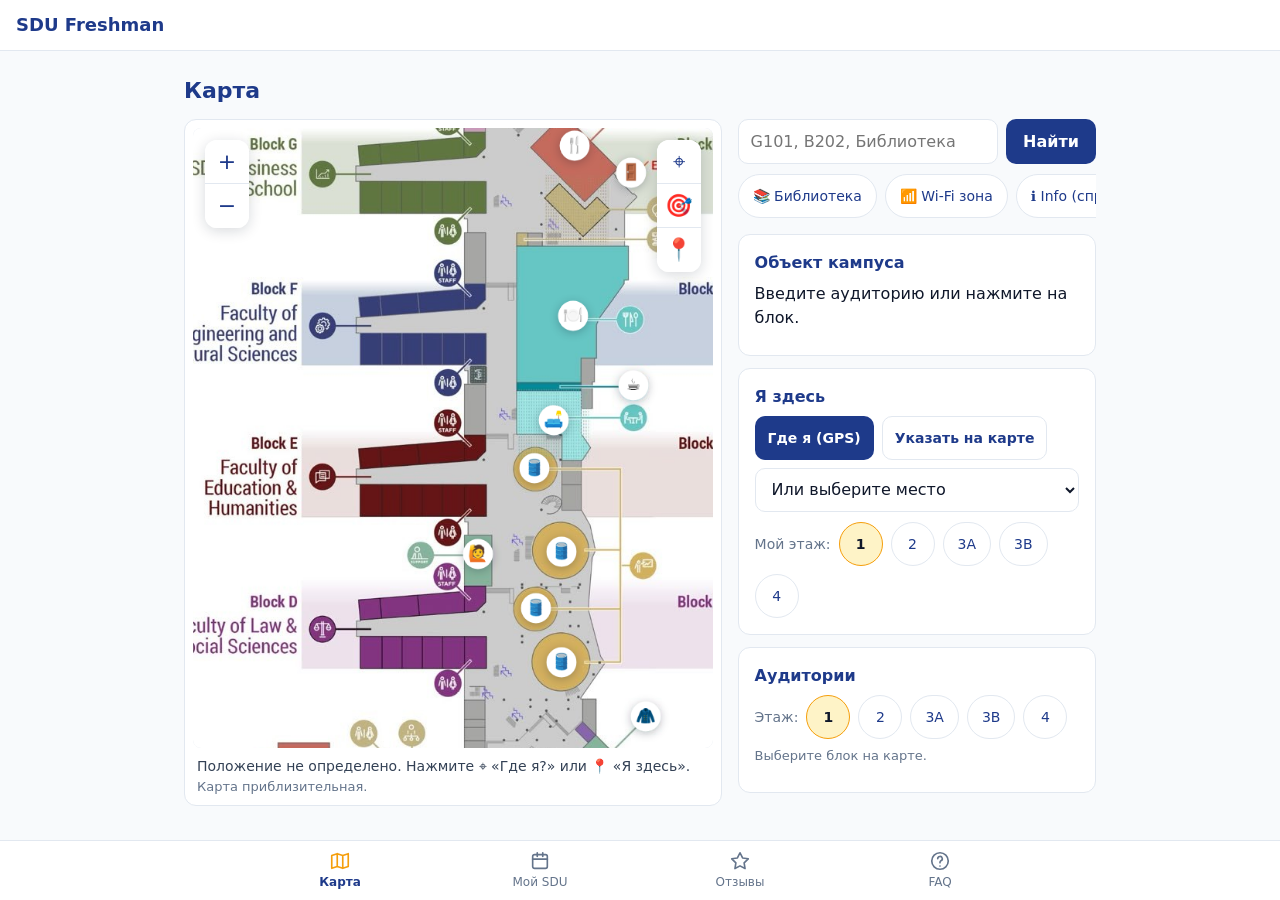
<file: index.html>
<!DOCTYPE html>
<!-- =====================================================================
     index.html — SDU Freshman (PWA для первокурсников SDU)
     Одна страница (SPA): 4 вкладки переключаются через script.js
     ===================================================================== -->
<html lang="ru">
<head>
  <meta charset="UTF-8" />
  <meta name="viewport" content="width=device-width, initial-scale=1, viewport-fit=cover" />
  <title>SDU Freshman</title>
  <meta name="description" content="Приложение для первокурсников SDU: карта кампуса, расписание, отзывы и FAQ." />

  <!-- PWA: манифест, цвет браузера, иконки для iPhone -->
  <link rel="manifest" href="manifest.json" />
  <meta name="theme-color" content="#1e3a8a" />
  <meta name="apple-mobile-web-app-capable" content="yes" />
  <meta name="apple-mobile-web-app-status-bar-style" content="black-translucent" />
  <meta name="apple-mobile-web-app-title" content="SDU Freshman" />
  <link rel="apple-touch-icon" href="icons/icon-192.png" />
  <link rel="icon" href="icons/icon-192.png" type="image/png" />

  <link rel="stylesheet" href="style.css" />
</head>
<body>

  <!-- ============ ШАПКА ============ -->
  <header class="topbar">
    <h1 class="topbar__title">SDU Freshman</h1>
  </header>

  <main class="content">

    <!-- ============ ВКЛАДКА 1: КАРТА ============ -->
    <section id="tab-map" class="tab tab--active" aria-label="Карта и навигатор">
      <h2 class="section-title">Карта</h2>

      <!-- Две колонки на ПК (карта | поиск и панели), одна колонка на телефоне -->
      <div class="map-layout">
      <div class="map-layout__search">
      <form id="searchForm" class="search" autocomplete="off">
        <input id="searchInput" type="search" list="searchSuggest"
               placeholder="G101, B202, Библиотека" aria-label="Поиск аудитории" />
        <datalist id="searchSuggest"></datalist>
        <button type="submit" class="btn btn--primary">Найти</button>
      </form>

      <!-- Быстрые локации (одна строка с прокруткой пальцем, чтобы карта была выше) -->
      <div class="chips chips--scroll" id="quickPlaces" aria-label="Частые локации"></div>
      </div>

      <!-- Интерактивная карта без библиотек: pan, pinch, двойной тап,
           колесо мыши и кнопки. map.js рисует SVG и HTML по data.js. -->
      <div class="card map-card">
        <div class="map-view" id="campusMap" role="region" aria-label="Карта кампуса SDU"></div>
        <!-- Строка состояния: откуда взято положение пользователя -->
        <div id="locStatus" class="loc-status" aria-live="polite">Положение не определено.</div>
        <div id="pickHint" class="pick-hint" hidden>
          Нажмите, где вы стоите.
          <button type="button" id="pickCancel" class="btn btn--ghost btn--sm">Отмена</button>
        </div>
        <p class="note">Карта приблизительная.</p>
      </div>

      <div class="map-layout__side">
      <!-- Карточка маршрута «Как пройти» -->
      <div id="routeCard" class="card route-card" aria-live="polite" aria-label="Информация о выбранном объекте">
        <div class="route-card__header"><span class="route-card__handle" aria-hidden="true"></span><h3>Объект кампуса</h3><button type="button" id="closeDetails" class="route-card__close" aria-label="Закрыть карточку объекта" title="Закрыть">×</button></div>
        <p id="routeText">Введите аудиторию или нажмите на блок.</p>
        <div class="route-actions">
          <button type="button" id="routeBtn" class="btn btn--primary" hidden>Проложить</button>
          <button type="button" id="routeClear" class="btn btn--ghost" hidden>Убрать</button>
        </div>
        <p id="routeSummary" class="route-summary" hidden></p>
        <ol id="routeSteps" class="route-steps" hidden></ol>
      </div>

      <!-- Панель «моё положение»: GPS, ручной выбор, этаж -->
      <div class="card loc-panel">
        <h3>Я здесь</h3>
        <div class="loc-panel__row">
          <button type="button" id="locateBtn2" class="btn btn--primary btn--sm">Где я (GPS)</button>
          <button type="button" id="hereBtn2" class="btn btn--ghost btn--sm">Указать на карте</button>
          <button type="button" id="useGpsBtn" class="btn btn--ghost btn--sm" hidden>Использовать GPS</button>
        </div>
        <select id="hereSelect" aria-label="Выбрать своё местоположение из списка">
          <option value="">Или выберите место</option>
        </select>
        <div class="chips" aria-label="Я нахожусь на этаже">
          <span class="chips__label">Мой этаж:</span>
          <button type="button" class="chip myfloor-btn chip--active" data-floor="1">1</button>
          <button type="button" class="chip myfloor-btn" data-floor="2">2</button>
          <button type="button" class="chip myfloor-btn" data-floor="3A">3A</button>
          <button type="button" class="chip myfloor-btn" data-floor="3B">3B</button>
          <button type="button" class="chip myfloor-btn" data-floor="4">4</button>
        </div>
      </div>

      <!-- Выбор этажа для списка аудиторий (у каждого блока 4 этажа, 3-й делится на 3A и 3B) -->
      <div class="card floor-panel">
      <h3>Аудитории</h3>
      <div class="chips" aria-label="Этажи">
        <span class="chips__label">Этаж:</span>
        <button type="button" class="chip floor-btn chip--active" data-floor="1">1</button>
        <button type="button" class="chip floor-btn" data-floor="2">2</button>
        <button type="button" class="chip floor-btn" data-floor="3A">3A</button>
        <button type="button" class="chip floor-btn" data-floor="3B">3B</button>
        <button type="button" class="chip floor-btn" data-floor="4">4</button>
      </div>
      <p id="floorHint" class="note">Выберите блок на карте.</p>
      <div class="chips" id="floorRooms" aria-label="Аудитории этажа"></div>
      </div>
      </div><!-- /map-layout__side -->
      </div><!-- /map-layout -->
    </section>

    <!-- ============ ВКЛАДКА 2: МОЙ SDU ============ -->
    <section id="tab-my" class="tab" aria-label="Мой SDU">
      <h2 class="section-title">Мой SDU</h2>

      <div class="portal-grid">
        <a class="card portal" href="https://my.sdu.edu.kz" target="_blank" rel="noopener noreferrer">
          <h3>my.sdu.edu.kz</h3>
          <p>Кабинет и оценки</p>
          <span class="portal__go">Открыть →</span>
        </a>
        <a class="card portal" href="https://moodle.sdu.edu.kz" target="_blank" rel="noopener noreferrer">
          <h3>moodle.sdu.edu.kz</h3>
          <p>Материалы и ДЗ</p>
          <span class="portal__go">Открыть →</span>
        </a>
      </div>

      <h3 class="section-sub">Расписание</h3>
      <div id="schedule" class="schedule"></div>

      <!-- Форма добавления пары (сохраняется в localStorage) -->
      <form id="lessonForm" class="card lesson-form">
        <h4>Добавить пару</h4>
        <div class="lesson-form__grid">
          <select id="lfDay" aria-label="День">
            <option value="1">Пн</option><option value="2">Вт</option><option value="3">Ср</option>
            <option value="4">Чт</option><option value="5">Пт</option>
          </select>
          <input id="lfTime" placeholder="09:00–10:50" aria-label="Время" />
          <input id="lfSubject" placeholder="Предмет" aria-label="Предмет" />
          <input id="lfRoom" placeholder="Аудитория" aria-label="Аудитория" />
          <input id="lfTeacher" placeholder="Преподаватель" aria-label="Преподаватель" />
        </div>
        <div class="lesson-form__actions">
          <button type="submit" class="btn btn--primary">Добавить</button>
          <button type="button" id="resetSchedule" class="btn btn--ghost">Сбросить</button>
        </div>
      </form>
    </section>

    <!-- ============ ВКЛАДКА 3: ОТЗЫВЫ ============ -->
    <section id="tab-reviews" class="tab" aria-label="Отзывы о преподавателях">
      <h2 class="section-title">Отзывы</h2>
      <div class="card review-head">
        <h3>review.javazhan.tech</h3>
        <a class="btn btn--primary" href="https://review.javazhan.tech" target="_blank" rel="noopener noreferrer">Открыть сайт</a>
      </div>

      <!-- Пробуем встроить сайт. Если не загрузился — скрипт покажет запасной блок -->
      <div id="reviewFrameWrap" class="frame-wrap">
        <div id="reviewLoading" class="note">Загрузка отзывов…</div>
        <iframe id="reviewFrame" title="Отзывы о преподавателях SDU" loading="lazy" hidden></iframe>
      </div>

      <!-- Запасной вариант -->
      <div id="reviewFallback" class="card" hidden>
        <h3>Не загрузилось</h3>
        <p>Откройте сайт кнопкой выше.</p>
        <input id="teacherSearch" type="search" placeholder="Преподаватель" aria-label="Поиск преподавателя" />
        <ul id="teacherList" class="teacher-list"></ul>
      </div>
    </section>

    <!-- ============ ВКЛАДКА 4: FAQ ============ -->
    <section id="tab-faq" class="tab" aria-label="FAQ и гид первокурсника">
      <h2 class="section-title">FAQ</h2>
      <input id="faqSearch" class="faq-search" type="search" placeholder="Поиск" aria-label="Поиск по FAQ" />
      <div id="faqList" class="accordion"></div>
      <p id="faqEmpty" class="note" hidden>Ничего не найдено.</p>

      <h3 class="section-sub">Сленг</h3>
      <dl id="slangList" class="slang"></dl>
    </section>

  </main>

  <!-- ============ НИЖНЯЯ НАВИГАЦИЯ ============ -->
  <nav class="bottom-nav" aria-label="Основная навигация">
    <button class="nav-btn nav-btn--active" data-tab="tab-map"><svg class="nav-btn__icon" viewBox="0 0 24 24" aria-hidden="true"><path d="M9 4 3 6v14l6-2 6 2 6-2V4l-6 2-6-2zM9 4v14M15 6v14"/></svg>Карта</button>
    <button class="nav-btn" data-tab="tab-my"><svg class="nav-btn__icon" viewBox="0 0 24 24" aria-hidden="true"><rect x="4" y="5" width="16" height="15" rx="2"/><path d="M4 10h16M9 3v4M15 3v4"/></svg>Мой SDU</button>
    <button class="nav-btn" data-tab="tab-reviews"><svg class="nav-btn__icon" viewBox="0 0 24 24" aria-hidden="true"><path d="m12 3 2.8 5.7 6.2.9-4.5 4.4 1 6.2-5.5-2.9-5.5 2.9 1-6.2L3 9.6l6.2-.9z"/></svg>Отзывы</button>
    <button class="nav-btn" data-tab="tab-faq"><svg class="nav-btn__icon" viewBox="0 0 24 24" aria-hidden="true"><circle cx="12" cy="12" r="9"/><path d="M9.5 9.5a2.5 2.5 0 1 1 3.5 2.3c-.6.3-1 .9-1 1.6V14M12 17.5v.01"/></svg>FAQ</button>
  </nav>

  <!-- Порядок важен: данные → логика → нативная карта → интерфейс -->
  <script src="data.js"></script>
  <script src="logic.js"></script>
  <script src="map.js"></script>
  <script src="script.js"></script>
</body>
</html>
</file>
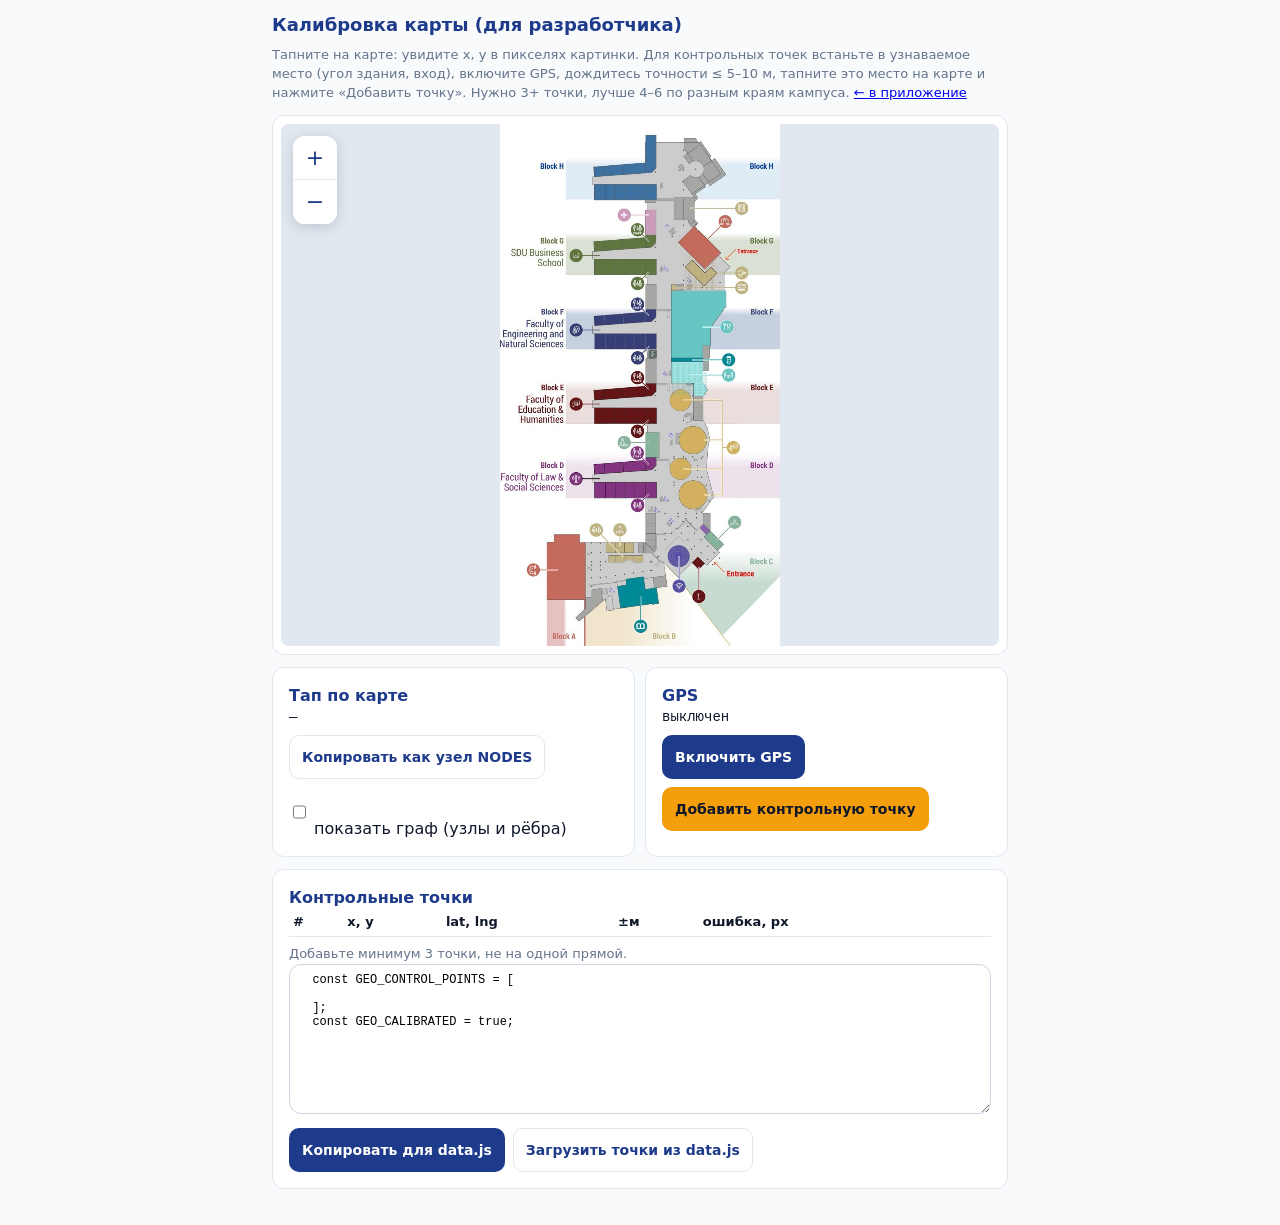
<file: calibrate.html>
<!DOCTYPE html>
<!-- =====================================================================
     calibrate.html — режим калибровки карты (для разработчика).
     • Тап по карте → координаты x, y в пикселях campus-map.jpg
       (для меток PLACES и узлов графа NODES в data.js).
     • «Включить GPS» → текущие lat/lng и точность.
     • «Добавить контрольную точку» = последний тап + усреднённый GPS.
       Из 3+ точек считается привязка, ошибка на каждой точке и масштаб
       м/px; готовый массив GEO_CONTROL_POINTS копируется в data.js.
     Ничего не сохраняется и не отправляется: всё только в памяти страницы.
     Открывать по HTTPS (GitHub Pages) — иначе браузер не даст GPS.
     ===================================================================== -->
<html lang="ru">
<head>
  <meta charset="UTF-8" />
  <meta name="viewport" content="width=device-width, initial-scale=1, viewport-fit=cover" />
  <title>Калибровка карты — SDU Freshman</title>
  <meta name="robots" content="noindex" />
  <link rel="stylesheet" href="style.css" />
  <style>
    body { padding-bottom: 24px; }
    .cal { max-width: 760px; margin: 0 auto; padding: 12px; }
    .cal h1 { font-size: 18px; color: var(--navy); }
    .cal .map-view { height: 58vh; }
    .cal-grid { display: grid; gap: 10px; grid-template-columns: 1fr; }
    .cal-out { font-family: ui-monospace, Consolas, monospace; font-size: 14px; word-break: break-word; white-space: pre-line; }
    .cal-row { display: flex; flex-wrap: wrap; gap: 8px; margin-top: 8px; align-items: center; }
    .cal textarea { width: 100%; min-height: 150px; font-family: ui-monospace, Consolas, monospace; font-size: 12px;
                    border: 1px solid #cbd5e1; border-radius: 12px; padding: 8px; }
    .cal table { width: 100%; border-collapse: collapse; font-size: 13px; }
    .cal td, .cal th { border-bottom: 1px solid #e2e8f0; padding: 4px; text-align: left; }
    .tap-mark { width: 16px; height: 16px; border-radius: 50%;
                background: #f59e0b; border: 3px solid #fff; box-shadow: 0 0 0 2px #b45309; }
    .node-label { font: 10px/1 ui-monospace, Consolas, monospace; color: #7c2d12; background: rgba(255,255,255,.8);
                  padding: 1px 3px; border-radius: 4px; white-space: nowrap; }
    .cp-mark { font-size: 18px; line-height: 1; }
    @media (min-width: 720px) { .cal-grid { grid-template-columns: 1fr 1fr; } }
  </style>
</head>
<body>
  <div class="cal">
    <h1>Калибровка карты (для разработчика)</h1>
    <p class="note">Тапните на карте: увидите x, y в пикселях картинки. Для контрольных точек встаньте в узнаваемое место
      (угол здания, вход), включите GPS, дождитесь точности ≤ 5–10 м, тапните это место на карте и нажмите «Добавить точку».
      Нужно 3+ точки, лучше 4–6 по разным краям кампуса. <a href="./">← в приложение</a></p>

    <div class="card map-card"><div id="calMap" class="map-view"></div></div>

    <div class="cal-grid">
      <div class="card">
        <h3>Тап по карте</h3>
        <p class="cal-out" id="tapOut">—</p>
        <div class="cal-row">
          <button type="button" class="btn btn--ghost btn--sm" id="copyNode">Копировать как узел NODES</button>
          <label><input type="checkbox" id="showGraph" style="width:auto" /> показать граф (узлы и рёбра)</label>
        </div>
      </div>
      <div class="card">
        <h3>GPS</h3>
        <p class="cal-out" id="gpsOut">выключен</p>
        <p class="note" id="gpsMapOut"></p>
        <div class="cal-row">
          <button type="button" class="btn btn--primary btn--sm" id="gpsBtn">Включить GPS</button>
          <button type="button" class="btn btn--gold btn--sm" id="addPoint">Добавить контрольную точку</button>
        </div>
      </div>
    </div>

    <div class="card">
      <h3>Контрольные точки</h3>
      <table><thead><tr><th>#</th><th>x, y</th><th>lat, lng</th><th>±м</th><th>ошибка, px</th><th></th></tr></thead>
        <tbody id="cpBody"></tbody></table>
      <p class="note" id="fitOut">Добавьте минимум 3 точки, не на одной прямой.</p>
      <textarea id="snippet" readonly aria-label="Код для data.js"></textarea>
      <div class="cal-row">
        <button type="button" class="btn btn--primary btn--sm" id="copySnippet">Копировать для data.js</button>
        <button type="button" class="btn btn--ghost btn--sm" id="loadCurrent">Загрузить точки из data.js</button>
      </div>
    </div>
  </div>

  <script src="data.js"></script>
  <script src="logic.js"></script>
  <script src="map.js"></script>
  <script src="calibrate.js"></script>
</body>
</html>
</file>
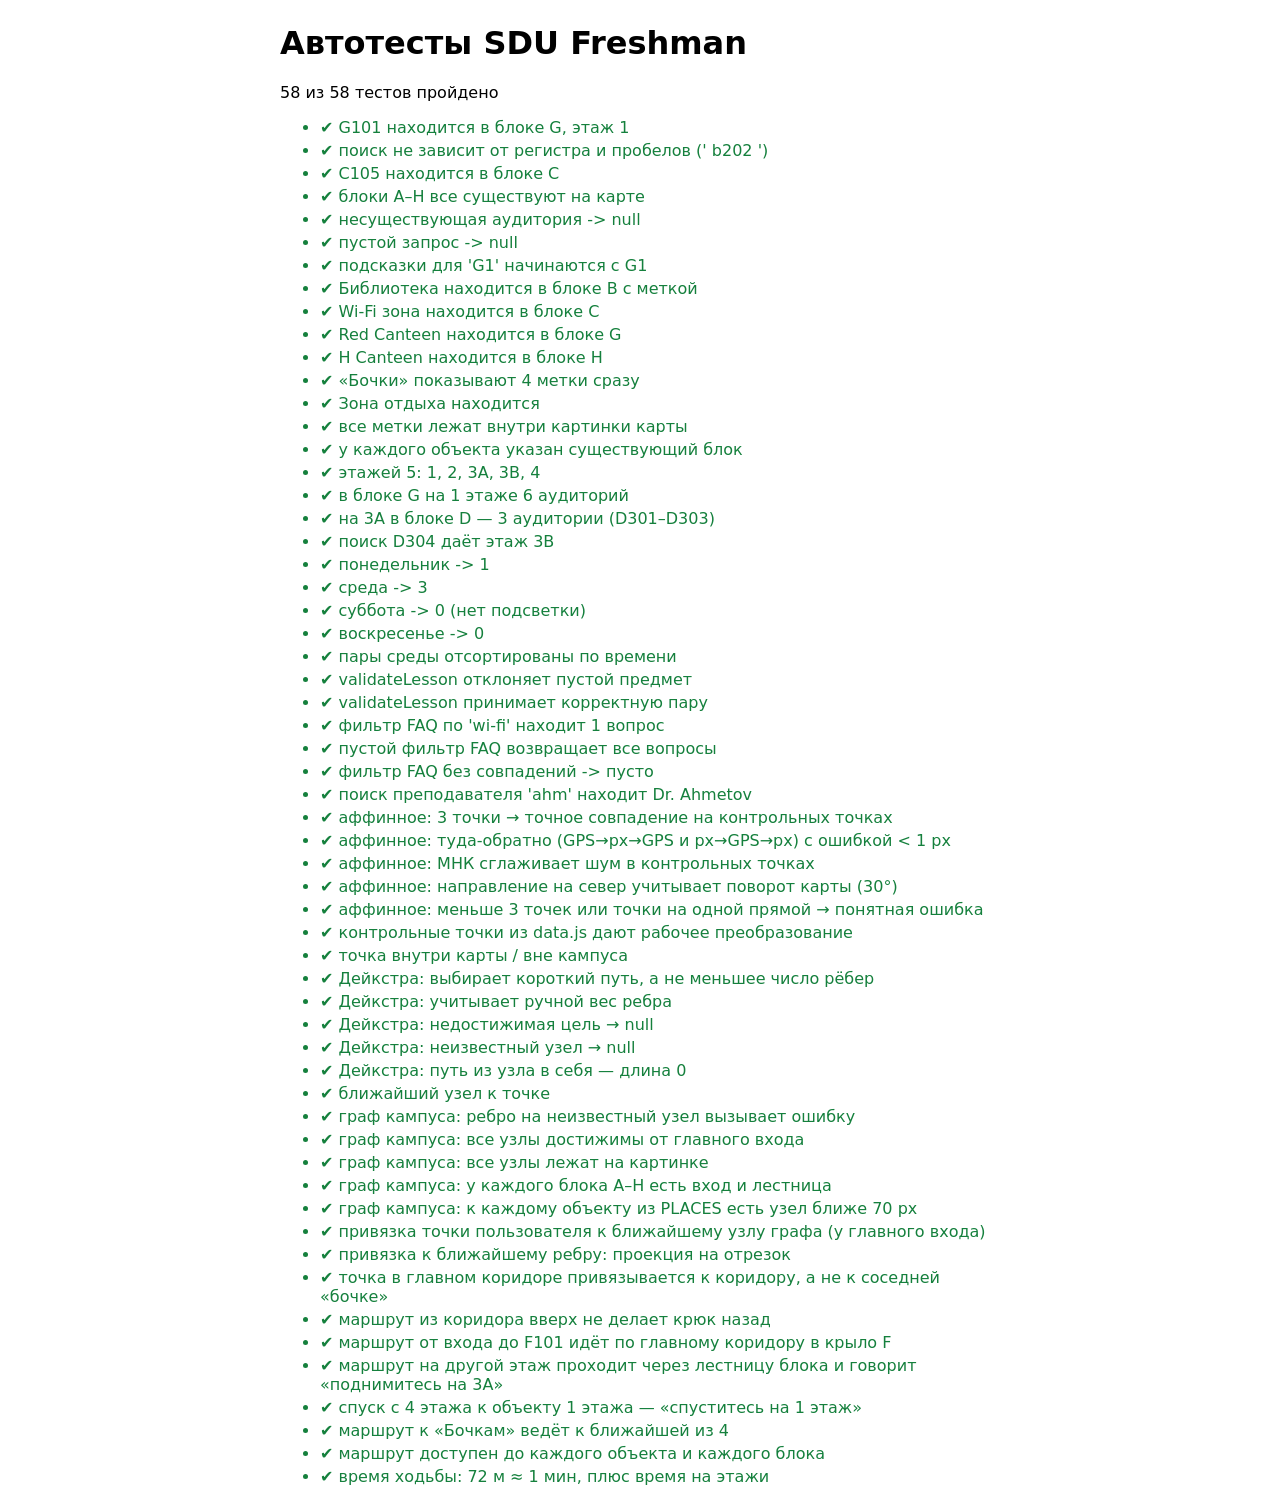
<file: tests.html>
<!DOCTYPE html>
<html lang="ru">
<head>
  <meta charset="UTF-8" />
  <meta name="viewport" content="width=device-width, initial-scale=1" />
  <title>SDU Freshman — тесты</title>
  <style>
    body { font-family: system-ui, sans-serif; max-width: 720px; margin: 24px auto; padding: 0 16px; }
    li { margin: 4px 0; } .ok { color: #15803d; } .fail { color: #b91c1c; }
  </style>
</head>
<body>
  <h1>Автотесты SDU Freshman</h1>
  <p id="summary"></p>
  <ul id="out"></ul>
  <script src="data.js"></script>
  <script src="logic.js"></script>
  <script src="tests.js"></script>
  <script>
    const r = window.SDU_TEST_RESULTS;
    document.getElementById("summary").textContent = r.passed + " из " + r.results.length + " тестов пройдено";
    r.results.forEach(function (t) {
      const li = document.createElement("li");
      li.className = t.ok ? "ok" : "fail";
      li.textContent = (t.ok ? "✔ " : "✘ ") + t.name + (t.ok ? "" : " — " + t.error);
      document.getElementById("out").appendChild(li);
    });
  </script>
</body>
</html>
</file>
<file: style.css>
/* =====================================================================
   style.css — стили SDU Freshman (Mobile-First)
   ===================================================================== */

/* ---------- 1. Переменные ---------- */
:root {
  --navy: #1e3a8a;
  --blue: #1e3a8a;              /* один основной цвет */
  --amber: #f59e0b;             /* только найденное и активное */
  --amber-soft: #fef3c7;
  --bg: #f8fafc;
  --card: #ffffff;
  --line: #e2e8f0;
  --text: #0f172a;
  --muted: #64748b;
  --danger: #dc2626;
  --radius: 12px;
  --shadow: none;
  --nav-h: 60px;
}

/* ---------- 2. База ---------- */
* { box-sizing: border-box; }
html { -webkit-text-size-adjust: 100%; }
body {
  margin: 0;
  font-family: system-ui, -apple-system, "Segoe UI", Roboto, sans-serif;
  background: var(--bg);
  color: var(--text);
  line-height: 1.45;
  padding-bottom: calc(var(--nav-h) + env(safe-area-inset-bottom));
  overflow-x: hidden;
}
h1, h2, h3, h4, p { margin: 0; }
button, input, select { font: inherit; }

/* ---------- 3. Шапка ---------- */
.topbar {
  position: sticky; top: 0; z-index: 20;
  display: flex; align-items: center;
  padding: calc(12px + env(safe-area-inset-top)) max(16px, env(safe-area-inset-right)) 12px max(16px, env(safe-area-inset-left));
  background: var(--card); border-bottom: 1px solid var(--line);
  color: var(--navy);
}
.topbar__title { font-size: 18px; font-weight: 700; }

/* ---------- 4. Контент и вкладки ---------- */
.content { max-width: 960px; margin: 0 auto; padding: 16px; }
.tab { display: none; }
.tab--active { display: block; }

.section-title { font-size: 22px; color: var(--navy); margin-bottom: 12px; }
.section-sub { font-size: 18px; color: var(--navy); margin: 24px 0 10px; }
.note { font-size: 13px; color: var(--muted); margin-top: 8px; }

/* ---------- 5. Карточки и кнопки ---------- */
.card {
  background: var(--card); border-radius: var(--radius);
  border: 1px solid var(--line); padding: 16px; margin-top: 12px;
}
.card h3 { font-size: 16px; color: var(--navy); }
.btn {
  border: 1px solid transparent; border-radius: 10px; padding: 10px 16px; cursor: pointer;
  font-weight: 600; text-decoration: none; display: inline-flex; align-items: center; justify-content: center;
  min-height: 44px; line-height: 1.2; text-align: center;
}
.btn--primary { background: var(--navy); color: #fff; }
.btn--gold { background: var(--amber); color: var(--text); }
.btn--ghost { background: var(--card); color: var(--navy); border-color: var(--line); }

input, select {
  width: 100%; min-height: 44px; padding: 10px 12px; border: 1px solid var(--line);
  border-radius: 10px; background: #fff; min-width: 0; font-size: 16px; color: var(--text);
}
input:focus, select:focus, .zone:focus-visible, .nav-btn:focus-visible, .btn:focus-visible, .chip:focus-visible {
  outline: 2px solid var(--navy); outline-offset: 2px;
}

/* ---------- 6. Карта ---------- */
.search { display: flex; gap: 8px; }
.search .btn { white-space: nowrap; }
.chips { display: flex; flex-wrap: wrap; gap: 8px; margin-top: 10px; align-items: center; }
.chips__label { font-size: 14px; color: var(--muted); }
.chip {
  border: 1px solid var(--line); background: #fff; color: var(--navy);
  min-height: 44px; min-width: 44px; padding: 8px 14px; border-radius: 999px; cursor: pointer; font-size: 14px;
}
.chip--active { background: var(--amber-soft); color: var(--text); border-color: var(--amber); font-weight: 600; }

/* Раскладка вкладки «Карта»: на телефоне всё в одну колонку */
.map-layout { display: grid; grid-template-columns: minmax(0, 1fr); gap: 0; }
.map-layout > * { min-width: 0; }

/* Строка быстрых локаций: одна линия, листается пальцем внутри себя
   (страница при этом горизонтально не прокручивается) */
.chips--scroll { flex-wrap: nowrap; overflow-x: auto; padding-bottom: 4px;
                 -webkit-overflow-scrolling: touch; scrollbar-width: thin; overscroll-behavior-x: contain; }
.chips--scroll .chip { flex: 0 0 auto; white-space: nowrap; }

/* ---- Нативная интерактивная карта: DOM + SVG, без библиотек ---- */
.map-card { padding: 8px;
            scroll-margin-top: 76px; /* при прокрутке к карте не прятать её под шапку */ }
.map-view {
  height: min(60vh, 620px); min-height: 320px; width: 100%;
  border-radius: 8px; overflow: hidden; background: var(--line);
  position: relative; isolation: isolate;
  touch-action: none;             /* запрет штатного scroll и pinch в области карты */
  overscroll-behavior: contain;
  user-select: none; -webkit-user-select: none;
  -webkit-touch-callout: none;
  cursor: grab;
}
.map-view:active { cursor: grabbing; }
.map-view--picking { cursor: crosshair !important; }
.map-view--static { height: auto; min-height: 0; touch-action: auto; }
.map-img { width: 100%; height: auto; display: block; }
/* Вся карта двигается как единая плоскость, без сдвига разметки страницы. */
.map-stage {
  position: absolute; left: 0; top: 0;
  transform-origin: 0 0; will-change: transform;
  touch-action: none; contain: layout style;
}
.map-stage--animated { transition: transform 280ms cubic-bezier(.2,.75,.2,1); }
.map-image { display: block; width: 100%; height: 100%; pointer-events: none; user-select: none; }
.map-svg, .map-markers, .map-places, .map-pins, .map-user {
  position: absolute; inset: 0; width: 100%; height: 100%;
}
.map-svg { overflow: visible; pointer-events: none; }
.map-zones .zone-shape { pointer-events: auto; touch-action: none; }
.map-route, .map-gps { pointer-events: none; }
.map-markers, .map-places, .map-pins, .map-user { pointer-events: none; }
.map-marker {
  position: absolute; display: block; padding: 0; border: 0; background: transparent;
  transform: translate(-50%, -50%) scale(var(--marker-inverse, 1));
  transform-origin: center; pointer-events: none;
}
.map-marker--button { pointer-events: auto; cursor: pointer; touch-action: manipulation; }
.map-marker--button:focus-visible { outline: 3px solid var(--amber); border-radius: 50%; }
.map-marker--user { z-index: 3; }
/* Маркер-капля привязан нижним концом к координате. */
.map-marker--manual { transform: translate(-50%, -94%) scale(var(--marker-inverse, 1)); }
.map-controls {
  position: absolute; z-index: 7; display: flex; flex-direction: column;
  background: #fff; border-radius: 12px; overflow: hidden;
  box-shadow: 0 3px 14px rgba(15,23,42,.16);
  touch-action: manipulation;
}
.map-controls--zoom { top: 12px; left: 12px; }
.map-controls--tools { top: 12px; right: 12px; }

/* Кнопки поверх карты (⌖ 🎯 📍) — крупные, под палец */
.map-btns { display: flex; flex-direction: column; background: #fff; }
.map-btn {
  width: 44px; height: 44px; border: 0; background: #fff; cursor: pointer;
  font-size: 22px; line-height: 44px; padding: 0; color: var(--navy);
  border-bottom: 1px solid #e2e8f0;
}
.map-btn:last-child { border-bottom: 0; }
.map-btn:hover { background: var(--bg); }
.map-btn--active { background: var(--amber-soft); color: var(--text); }
.map-btn:focus-visible { outline: 2px solid var(--navy); outline-offset: -2px; }
/* Не даём кнопкам карты активировать текст или системные жесты. */
.map-controls .map-btn { touch-action: manipulation; }

/* Строка состояния под картой */
.loc-status { font-size: 14px; color: #334155; padding: 8px 4px 0; }
.loc-status--warn { color: #b45309; }
.map-card .note { padding: 0 4px; margin-top: 2px; }
.pick-hint {
  display: flex; align-items: center; justify-content: space-between; gap: 8px;
  margin-top: 6px; padding: 6px 6px 6px 10px; border-radius: 8px;
  background: var(--amber-soft); color: var(--text); font-size: 14px;
}
.pick-hint[hidden] { display: none; }
.btn--sm { padding: 8px 12px; font-size: 14px; }

/* Панель «Моё положение» */
.loc-panel h3, .floor-panel h3 { margin-bottom: 8px; }
.floor-panel .chips:first-of-type { margin-top: 0; }
.loc-panel__row { display: flex; flex-wrap: wrap; gap: 8px; margin-bottom: 8px; }
.loc-panel__row [hidden] { display: none; }

/* Зона блока — SVG polygon поверх фотографии; Pointer Events проходят к нему. */
.zone-shape { fill: rgba(30, 58, 138, 0); fill-opacity: 1; stroke: rgba(30, 58, 138, 0); stroke-width: 2; transition: fill .2s, stroke .2s; cursor: pointer; }
.zone-shape:hover { fill: rgba(30, 58, 138, .15); stroke: rgba(30, 58, 138, .8); }
.zone-shape:focus { outline: none; }
.zone-shape:focus-visible { stroke: var(--navy); stroke-opacity: 1; }
/* Найденная зона — amber, мягкая пульсация */
.zone-shape.zone--active { fill: rgba(245, 158, 11, .4); stroke: #b45309; stroke-width: 3; animation: pulse 1.4s ease-in-out infinite; }
@keyframes pulse { 0%, 100% { opacity: 1; } 50% { opacity: .55; } }

/* divIcon по умолчанию рисует белый квадрат — убираем */
.pin-icon, .user-icon { background: none; border: 0; }

/* Метки объектов (кружок с эмодзи и «пульсом») */
.pin { position: relative; width: 44px; height: 44px; }
.pin__ring, .pin__dot { position: absolute; border-radius: 50%; }
.pin__ring { inset: 0; background: rgba(245, 158, 11, .35); border: 2px solid var(--amber); animation: ping 1.4s ease-out infinite; }
.pin__dot { inset: 5px; background: #fff; border: 3px solid var(--amber); display: grid; place-items: center; font-size: 18px; line-height: 1; }
@keyframes ping { 0% { transform: scale(.6); opacity: 1; } 100% { transform: scale(1.6); opacity: 0; } }

/* Маршрут: белая подложка + синяя линия с бегущими штрихами */
.route-casing { stroke: #fff; stroke-opacity: .95; fill: none; stroke-linecap: round; stroke-linejoin: round; }
.route-line { stroke: var(--navy); stroke-opacity: 1; fill: none; stroke-linecap: round; stroke-linejoin: round;
              stroke-dasharray: 14 10; animation: route-dash 0.9s linear infinite; }
@keyframes route-dash { to { stroke-dashoffset: -24; } }
.route-end { font-size: 26px; line-height: 1; filter: drop-shadow(0 1px 1px rgba(0,0,0,.4)); }

/* Синяя точка пользователя (GPS) + круг точности + конус направления */
.user-acc { fill: #3b82f6; fill-opacity: .15; stroke: #3b82f6; stroke-opacity: .5; stroke-width: 1; }
.user-dot { position: relative; width: 80px; height: 80px; pointer-events: none; }
.user-dot__core {
  position: absolute; left: 50%; top: 50%; width: 18px; height: 18px; margin: -9px 0 0 -9px;
  border-radius: 50%; background: #2563eb; border: 3px solid #fff;
  box-shadow: 0 0 0 2px rgba(37, 99, 235, .35), 0 1px 4px rgba(0,0,0,.4);
  animation: user-pulse 2s ease-out infinite;
}
@keyframes user-pulse { 0% { box-shadow: 0 0 0 0 rgba(37,99,235,.55), 0 1px 4px rgba(0,0,0,.4); }
                        100% { box-shadow: 0 0 0 14px rgba(37,99,235,0), 0 1px 4px rgba(0,0,0,.4); } }
.user-dot__cone {
  display: none; position: absolute; inset: 0; transform-origin: 50% 50%;
  /* сектор ±30° вверх от центра; поворачивается скриптом на угол взгляда */
  background: conic-gradient(from -30deg at 50% 50%, rgba(37,99,235,.45) 0deg 60deg, transparent 60deg);
  -webkit-mask: radial-gradient(circle at 50% 50%, #000 0 55%, transparent 56%);
          mask: radial-gradient(circle at 50% 50%, #000 0 55%, transparent 56%);
  transition: transform .15s linear;
}

/* Ручная метка «Я здесь» */
.manual-pin { width: 36px; height: 46px; position: relative; }
.manual-pin__head {
  position: absolute; left: 3px; top: 0; width: 30px; height: 30px;
  border-radius: 50% 50% 50% 0; transform: rotate(-45deg);
  background: var(--amber); border: 3px solid #fff; box-shadow: 0 1px 2px rgba(0,0,0,.3);
  display: grid; place-items: center; font-weight: 800; color: var(--navy); font-size: 14px;
}
.manual-pin__label { transform: rotate(45deg); }
.manual-pin::after { content: ""; position: absolute; left: 14px; bottom: 0; width: 8px; height: 4px; border-radius: 50%; background: rgba(0,0,0,.3); }

.route-card h3 { margin-bottom: 6px; }
.route-card--found { border-color: var(--amber); background: #fffbeb; }
.route-actions { display: flex; gap: 8px; flex-wrap: wrap; margin-top: 10px; }
.route-actions [hidden] { display: none; }
.route-summary { margin-top: 10px; font-weight: 700; color: var(--navy); }
.route-steps { margin: 8px 0 0; padding-left: 22px; font-size: 14px; color: #334155; }
.route-steps li { margin: 3px 0; }

/* ---------- 7. Мой SDU ---------- */
.portal-grid { display: grid; gap: 12px; grid-template-columns: 1fr; }
.portal { text-decoration: none; color: inherit; margin-top: 0; display: block; overflow-wrap: anywhere; }
.portal:hover { border-color: var(--navy); }
.portal p { color: var(--muted); font-size: 14px; margin: 4px 0 8px; }
.portal__go { color: var(--navy); font-weight: 600; }

.schedule { display: grid; gap: 12px; grid-template-columns: minmax(0, 1fr); }
.day { background: var(--card); border-radius: var(--radius); padding: 14px; border: 1px solid var(--line); }
.day--today { border-color: var(--amber); background: #fffbeb; }
.day__head { display: flex; justify-content: space-between; align-items: center; margin-bottom: 8px; }
.day__name { font-weight: 700; color: var(--navy); }
.day__badge { background: var(--amber); color: var(--text); font-size: 12px; font-weight: 700; padding: 2px 8px; border-radius: 999px; }
.lesson { padding: 8px 0; border-top: 1px solid var(--line); font-size: 14px; overflow-wrap: anywhere; }
.lesson__time { color: var(--muted); font-size: 13px; }
.lesson__subject { font-weight: 600; }
.lesson__meta { color: var(--muted); display: flex; flex-wrap: wrap; gap: 4px 8px; align-items: center; }
.lesson__btn { border: 1px solid var(--line); background: #fff; color: var(--navy); border-radius: 8px; min-height: 44px; padding: 4px 12px; cursor: pointer; font-size: 14px; }
.lesson__del { border: 0; background: none; color: var(--danger); min-height: 44px; padding: 4px 8px; cursor: pointer; font-size: 14px; }
.day__empty { color: var(--muted); font-size: 14px; }

.lesson-form h4 { margin-bottom: 10px; color: var(--navy); }
.lesson-form__grid { display: grid; gap: 8px; grid-template-columns: minmax(0, 1fr); }
.lesson-form__actions { display: flex; gap: 8px; margin-top: 10px; flex-wrap: wrap; }

/* ---------- 8. Отзывы ---------- */
.review-head { display: flex; justify-content: space-between; align-items: center; gap: 12px; flex-wrap: wrap; }
.review-head h3 { overflow-wrap: anywhere; }
.frame-wrap { margin-top: 12px; }
#reviewFrame { width: 100%; height: 70vh; border: 1px solid var(--line); border-radius: var(--radius); background: #fff; }
#reviewFallback p { color: var(--muted); font-size: 14px; margin-top: 4px; }
#teacherSearch { margin: 10px 0; }
.teacher-list { list-style: none; padding: 0; margin: 0; display: grid; gap: 6px; }
.teacher-list li { background: var(--bg); padding: 10px 12px; border-radius: 8px; }

/* ---------- 9. FAQ ---------- */
.faq-search { margin-bottom: 12px; }
.accordion { display: grid; gap: 8px; }
.acc-item { background: var(--card); border-radius: var(--radius); border: 1px solid var(--line); overflow: hidden; }
.acc-q {
  width: 100%; min-height: 44px; text-align: left; background: none; border: 0; padding: 12px 16px;
  font-weight: 600; color: var(--navy); cursor: pointer;
  display: flex; justify-content: space-between; gap: 10px; align-items: center;
}
.acc-q::after { content: "+"; font-size: 22px; color: var(--navy); transition: transform .25s; }
.acc-item--open .acc-q::after { transform: rotate(45deg); }
.acc-a { max-height: 0; overflow: hidden; transition: max-height .3s ease; padding: 0 16px; color: #334155; font-size: 15px; }
.acc-item--open .acc-a { padding-bottom: 14px; }
.slang { display: grid; gap: 8px; margin: 0; }
.slang div { background: var(--card); border-radius: var(--radius); padding: 10px 14px; border: 1px solid var(--line); }
.slang dt { font-weight: 700; color: var(--navy); }
.slang dd { margin: 2px 0 0; color: #334155; font-size: 14px; }

/* ---------- 10. Нижняя навигация ---------- */
.bottom-nav {
  position: fixed; left: 0; right: 0; bottom: 0; z-index: 30;
  height: calc(var(--nav-h) + env(safe-area-inset-bottom));
  padding-bottom: env(safe-area-inset-bottom);
  padding-left: env(safe-area-inset-left); padding-right: env(safe-area-inset-right);
  background: #fff; border-top: 1px solid var(--line);
  display: flex; justify-content: center;
}
.nav-btn {
  flex: 1; max-width: 200px; min-height: 44px; border: 0; background: none; color: var(--muted); font-size: 12px;
  display: flex; flex-direction: column; align-items: center; justify-content: center; gap: 2px; cursor: pointer;
}
.nav-btn__icon { width: 22px; height: 22px; fill: none; stroke: currentColor; stroke-width: 1.8; stroke-linecap: round; stroke-linejoin: round; }
.nav-btn--active { color: var(--navy); font-weight: 700; }
.nav-btn--active .nav-btn__icon { stroke: var(--amber); }

/* ---------- 11. Адаптивность (планшет и ПК) ---------- */
@media (min-width: 640px) {
  .portal-grid { grid-template-columns: 1fr 1fr; }
  .schedule { grid-template-columns: repeat(2, minmax(0, 1fr)); }
  .lesson-form__grid { grid-template-columns: repeat(3, minmax(0, 1fr)); }
}
@media (min-width: 960px) {
  .schedule { grid-template-columns: repeat(3, minmax(0, 1fr)); }
  .content { padding: 24px; }
  /* Карта слева, поиск и панели справа */
  .map-layout {
    grid-template-columns: minmax(0, 3fr) minmax(0, 2fr); column-gap: 16px;
    grid-template-areas: "map search" "map side"; grid-template-rows: auto 1fr; align-items: start;
  }
  .map-layout__search { grid-area: search; }
  .map-layout .map-card { grid-area: map; margin-top: 0; }
  .map-layout__side { grid-area: side; }
  .map-layout .map-view { height: min(70vh, 620px); }
}

/* Уважение к настройке «меньше анимации» */
@media (prefers-reduced-motion: reduce) {
  *, *::before, *::after { animation: none !important; transition: none !important; }
}


/* Map UX: small touch-friendly POI markers and a native-style details panel. */
.place-marker-icon { background: transparent; border: 0; }
.place-marker {
  display: grid; place-items: center; width: 30px; height: 30px;
  border: 2px solid white; border-radius: 50%;
  background: #fff; box-shadow: 0 2px 9px rgba(15, 23, 42, .26);
  font-size: 16px; cursor: pointer;
}
.place-marker-icon:focus-visible .place-marker { outline: 3px solid var(--amber); outline-offset: 2px; }
/* Кнопки картографической панели имеют отдельный слой над картой. */
.map-controls .map-btn:focus-visible { outline: 3px solid var(--amber); outline-offset: -3px; }
.route-end-svg { font-size: 27px; paint-order: stroke; stroke: white; stroke-width: 2px; }
.route-card__header { display: flex; align-items: center; gap: 12px; margin-bottom: 8px; }
.route-card__header h3 { flex: 1; margin: 0; }
.route-card__close { border: none; background: #f1f5f9; border-radius: 50%; width: 38px; height: 38px; font-size: 24px; color: var(--navy); cursor: pointer; }
.route-card__close:focus-visible { outline: 3px solid var(--amber); }
.route-card__handle { display: none; }
@media (max-width: 959px) {
  .map-view { height: min(65dvh, 640px); min-height: 350px; }
  .map-card { position: relative; }
  /* Пока объект не выбран, карточка на телефоне не занимает пространство. */
  .route-card:not(.route-card--open) { display: none; }
  .route-card.route-card--open {
    position: fixed; z-index: 29; bottom: calc(var(--nav-h) + env(safe-area-inset-bottom));
    left: max(8px, env(safe-area-inset-left)); right: max(8px, env(safe-area-inset-right));
    max-height: min(48dvh, 420px); overflow-y: auto; overscroll-behavior: contain;
    -webkit-overflow-scrolling: touch;
    border-radius: 22px 22px 12px 12px; margin: 0; padding: 16px 18px;
    background: #fff; box-shadow: 0 -8px 34px rgba(15, 23, 42, .2);
    animation: sheet-rise .24s ease-out;
  }
  .route-card--open .route-card__header { position: relative; padding-top: 14px; }
  .route-card--open .route-card__handle {
    display: block; position: absolute; top: -10px; left: 50%; transform: translateX(-50%);
    width: 68px; height: 22px; border-radius: 12px;
    background: linear-gradient(#cbd5e1, #cbd5e1) center / 36px 5px no-repeat;
    touch-action: pan-y;
  }
  @keyframes sheet-rise { from { transform: translateY(105%); } to { transform: translateY(0); } }
}
@media (min-width: 960px) {
  .route-card__close { display: none; }
  .map-layout__side { min-width: 0; }
  .route-card { position: relative; }
}
</file>
